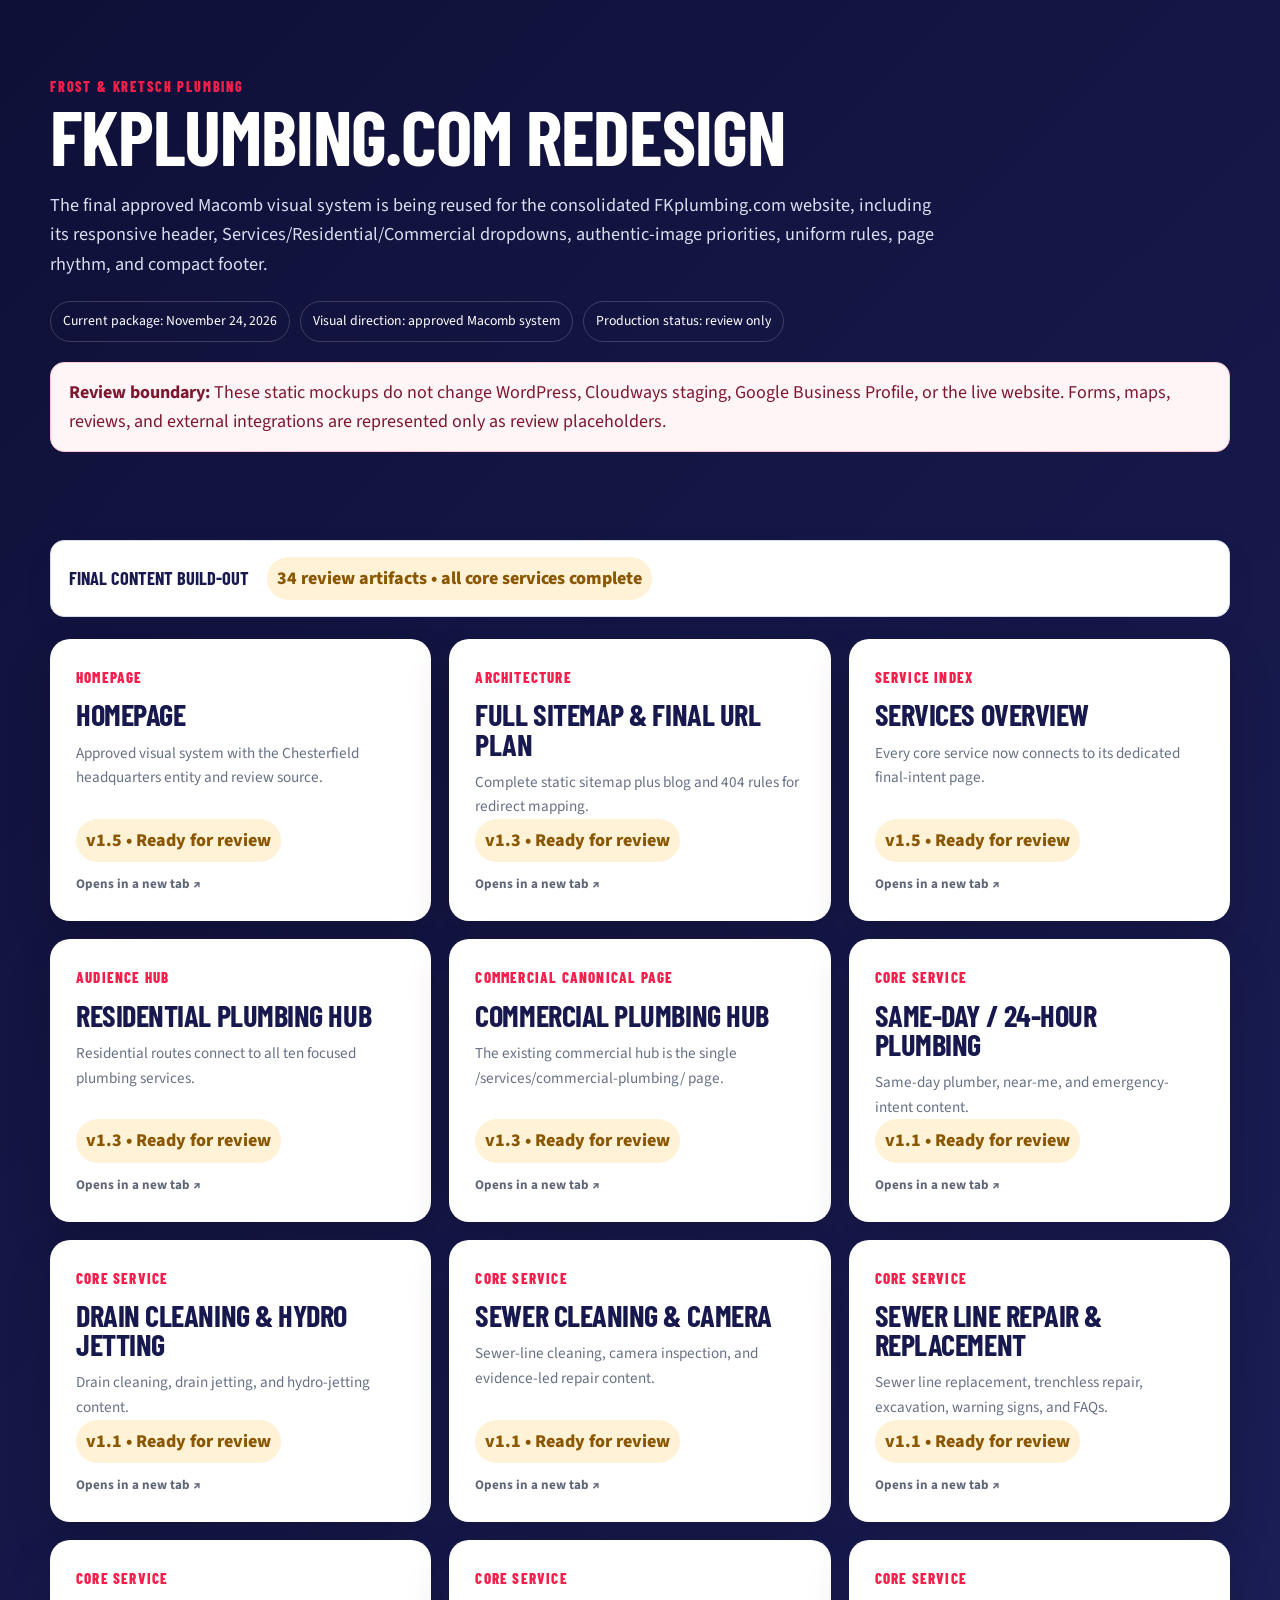
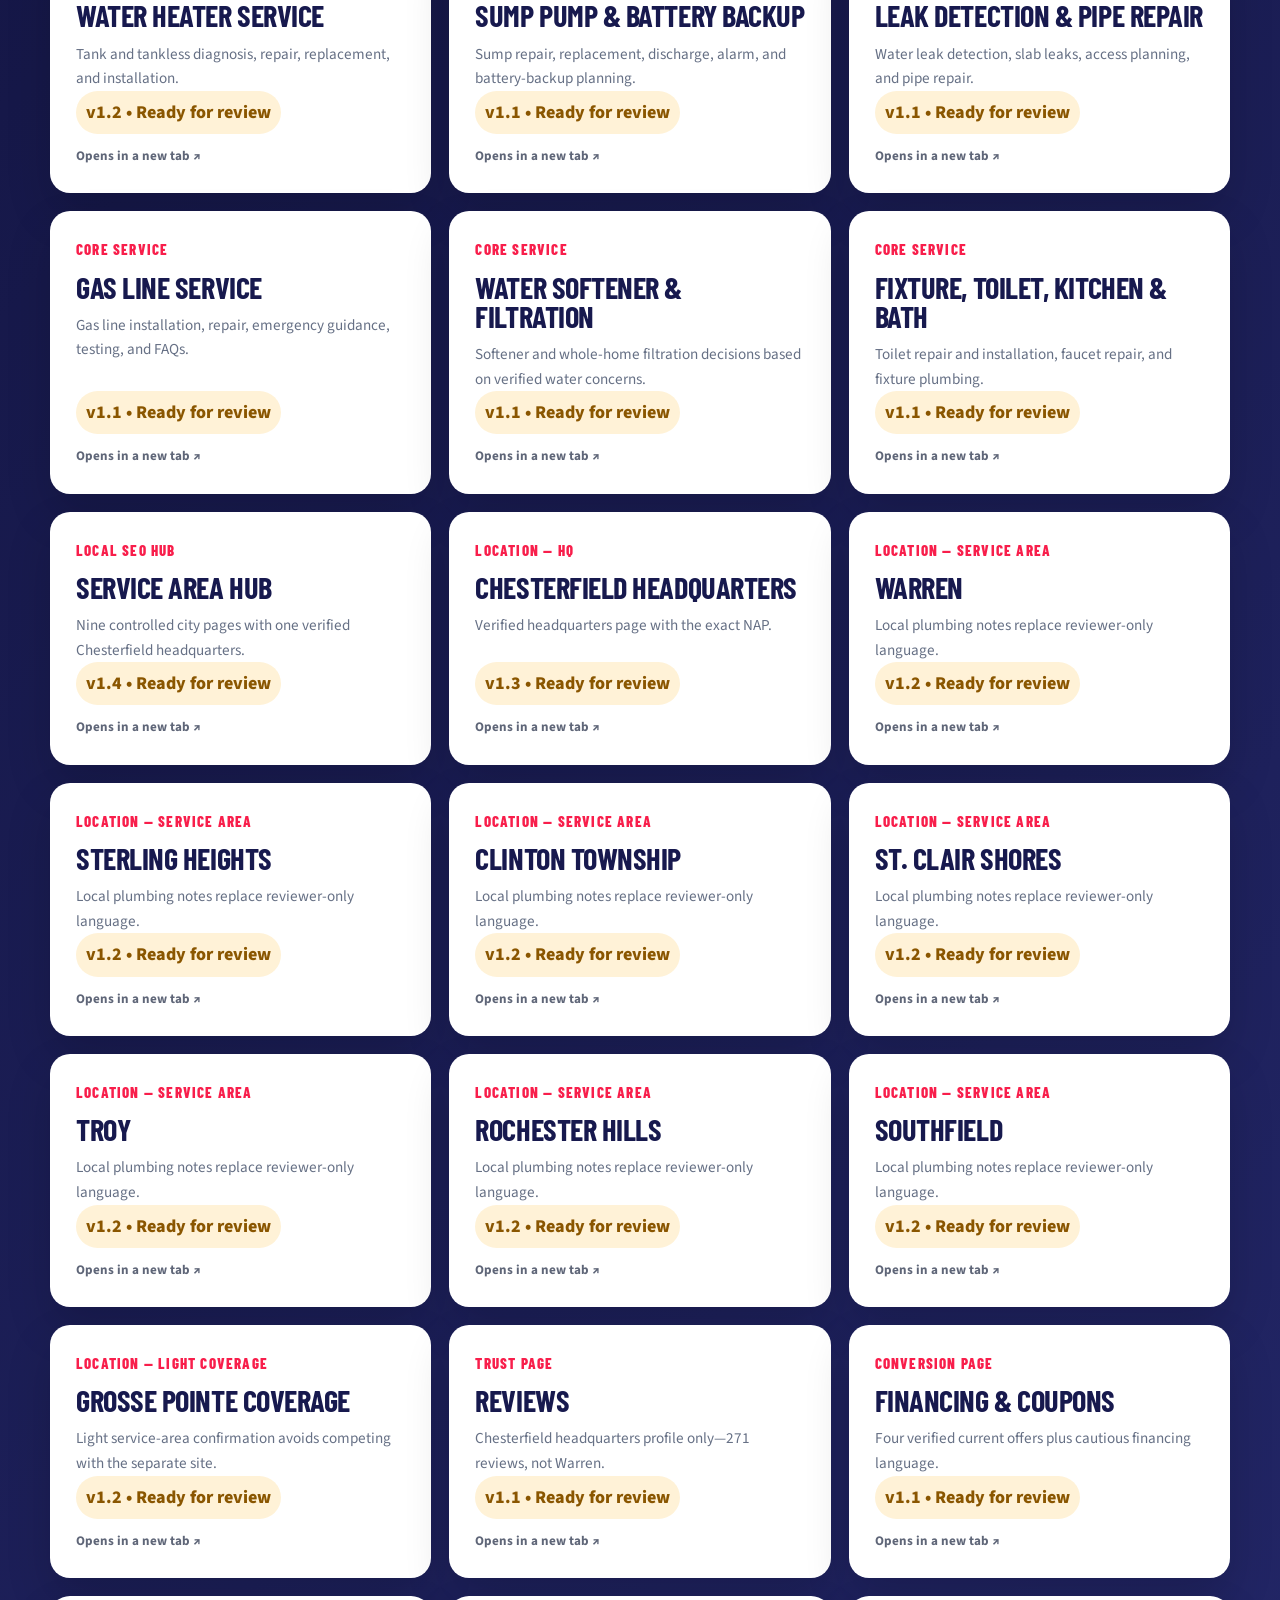
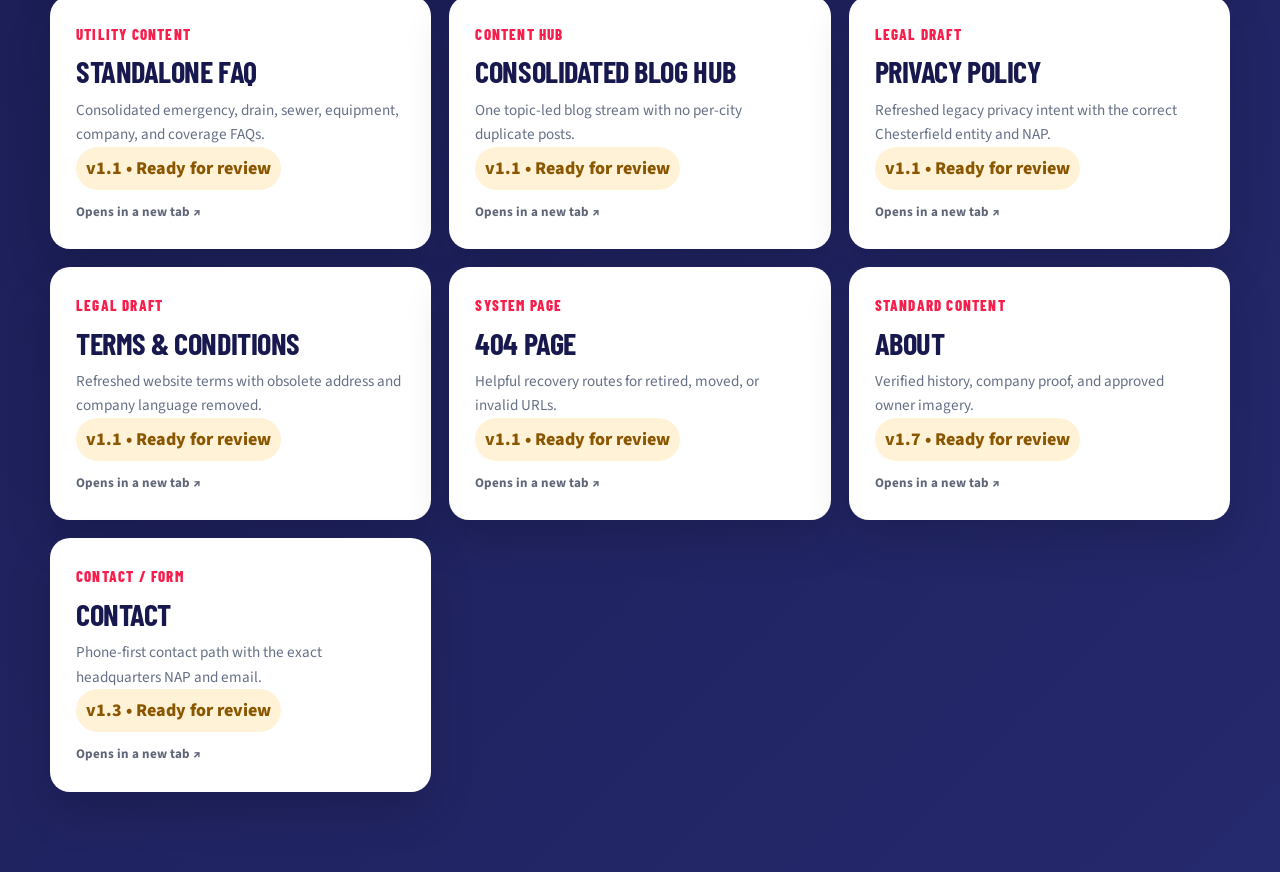
<file: index.html>
<!doctype html>
<html lang="en">
<head>
  <meta charset="utf-8">
  <meta name="viewport" content="width=device-width,initial-scale=1">
  <meta name="robots" content="noindex,nofollow">
  <title>FKplumbing.com Redesign Review</title>
  <link rel="icon" href="assets/images/official-square-icon.png">
  <link rel="stylesheet" href="assets/site.css">
  <link rel="stylesheet" href="assets/site-v12.css">
  <link rel="stylesheet" href="assets/site-v13.css">
  <link rel="stylesheet" href="assets/site-v14.css">
  <link rel="stylesheet" href="assets/site-v15.css">
  <link rel="stylesheet" href="assets/site-v16.css">
  <link rel="stylesheet" href="assets/fk-site.css?v=20261124p">
</head>
<body class="review-shell">
  <main>
    <section class="review-head">
      <div class="wrap">
        <div class="eyebrow">Frost &amp; Kretsch Plumbing</div>
        <h1>FKplumbing.com redesign</h1>
        <p>The final approved Macomb visual system is being reused for the consolidated FKplumbing.com website, including its responsive header, Services/Residential/Commercial dropdowns, authentic-image priorities, uniform rules, page rhythm, and compact footer.</p>
        <div class="review-meta">
          <span>Current package: November 24, 2026</span>
          <span>Visual direction: approved Macomb system</span>
          <span>Production status: review only</span>
        </div>
        <div class="notice"><strong>Review boundary:</strong> These static mockups do not change WordPress, Cloudways staging, Google Business Profile, or the live website. Forms, maps, reviews, and external integrations are represented only as review placeholders.</div>
      </div>
    </section>
    <section class="wrap">
      <div class="review-status-summary"><strong>Final content build-out</strong><span class="status-changed">34 review artifacts • all core services complete</span><span>Final static sitemap + blog consolidation rules</span></div>
      <div class="review-grid" id="review-grid" aria-live="polite"></div>
    </section>
  </main>
  <script src="assets/fk-site.js?v=20261124r"></script>
  <script>renderReviewHubV4();</script>
</body>
</html>
</file>
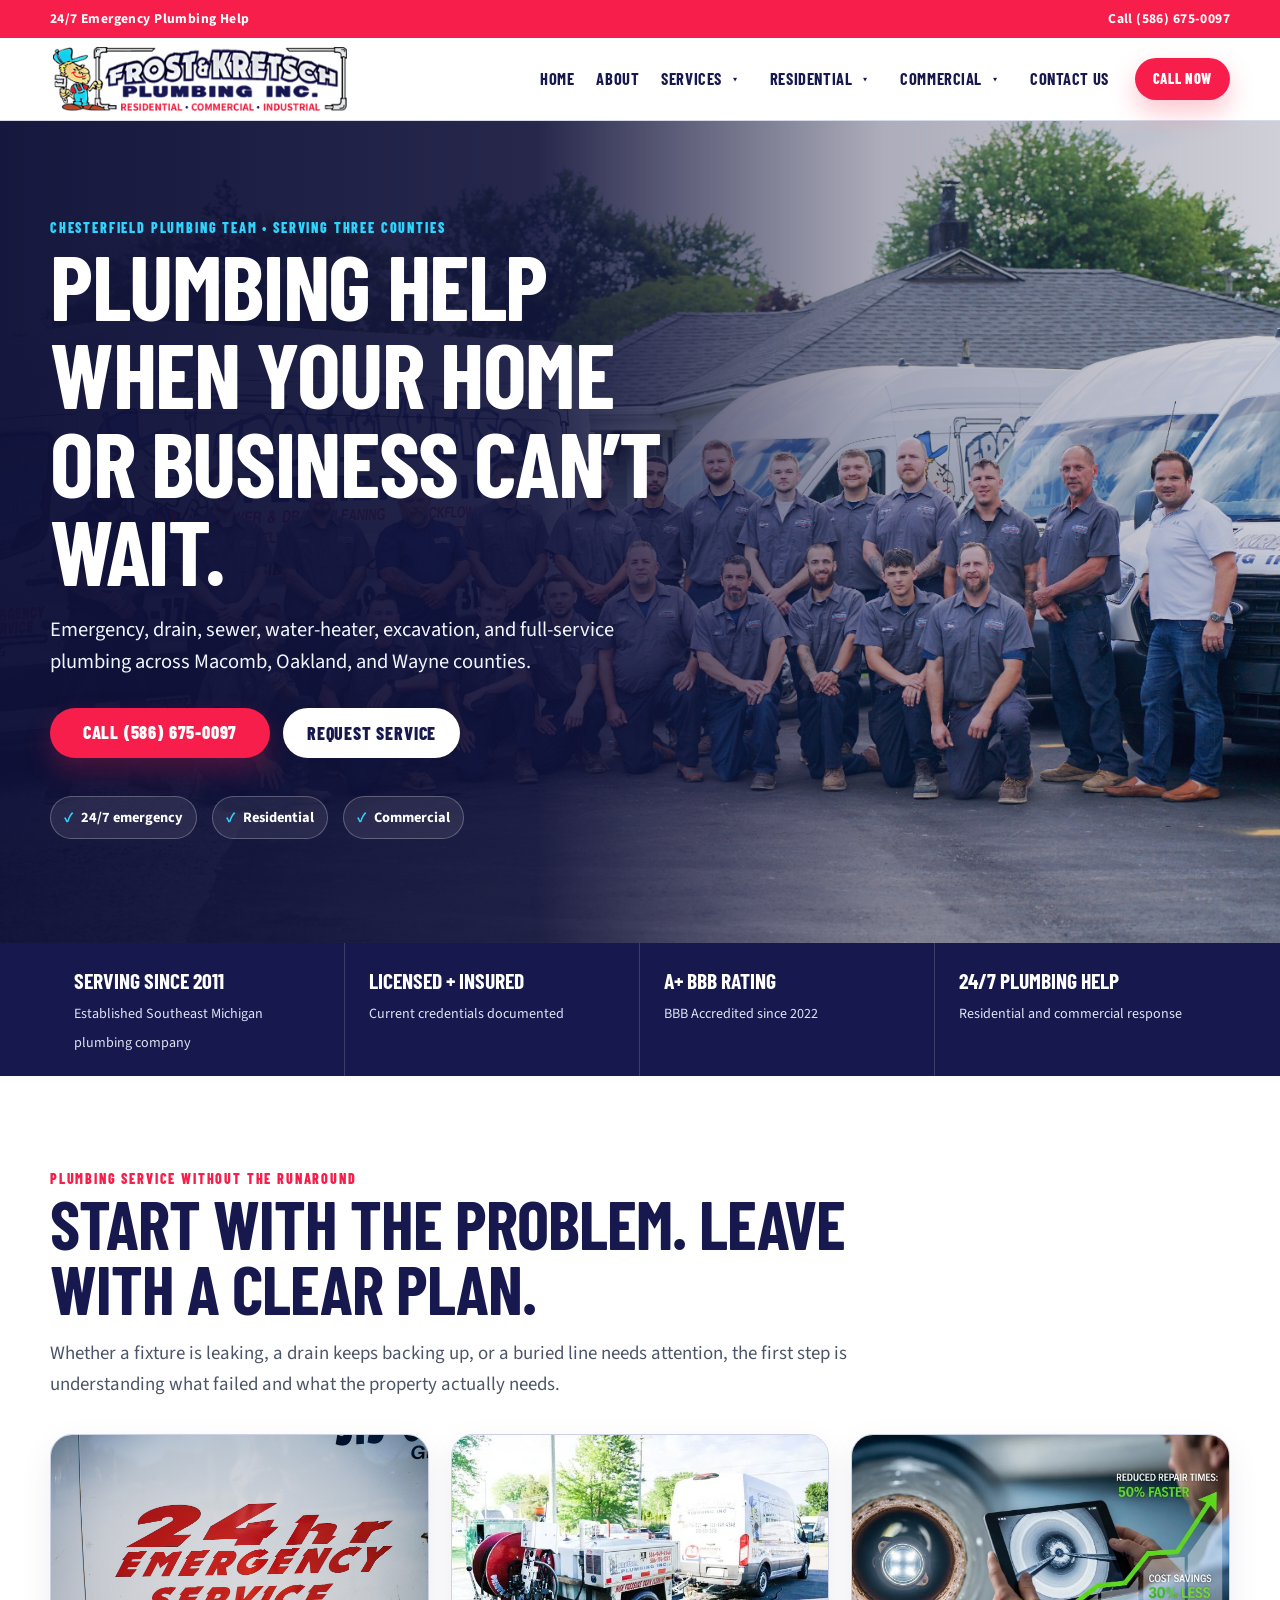
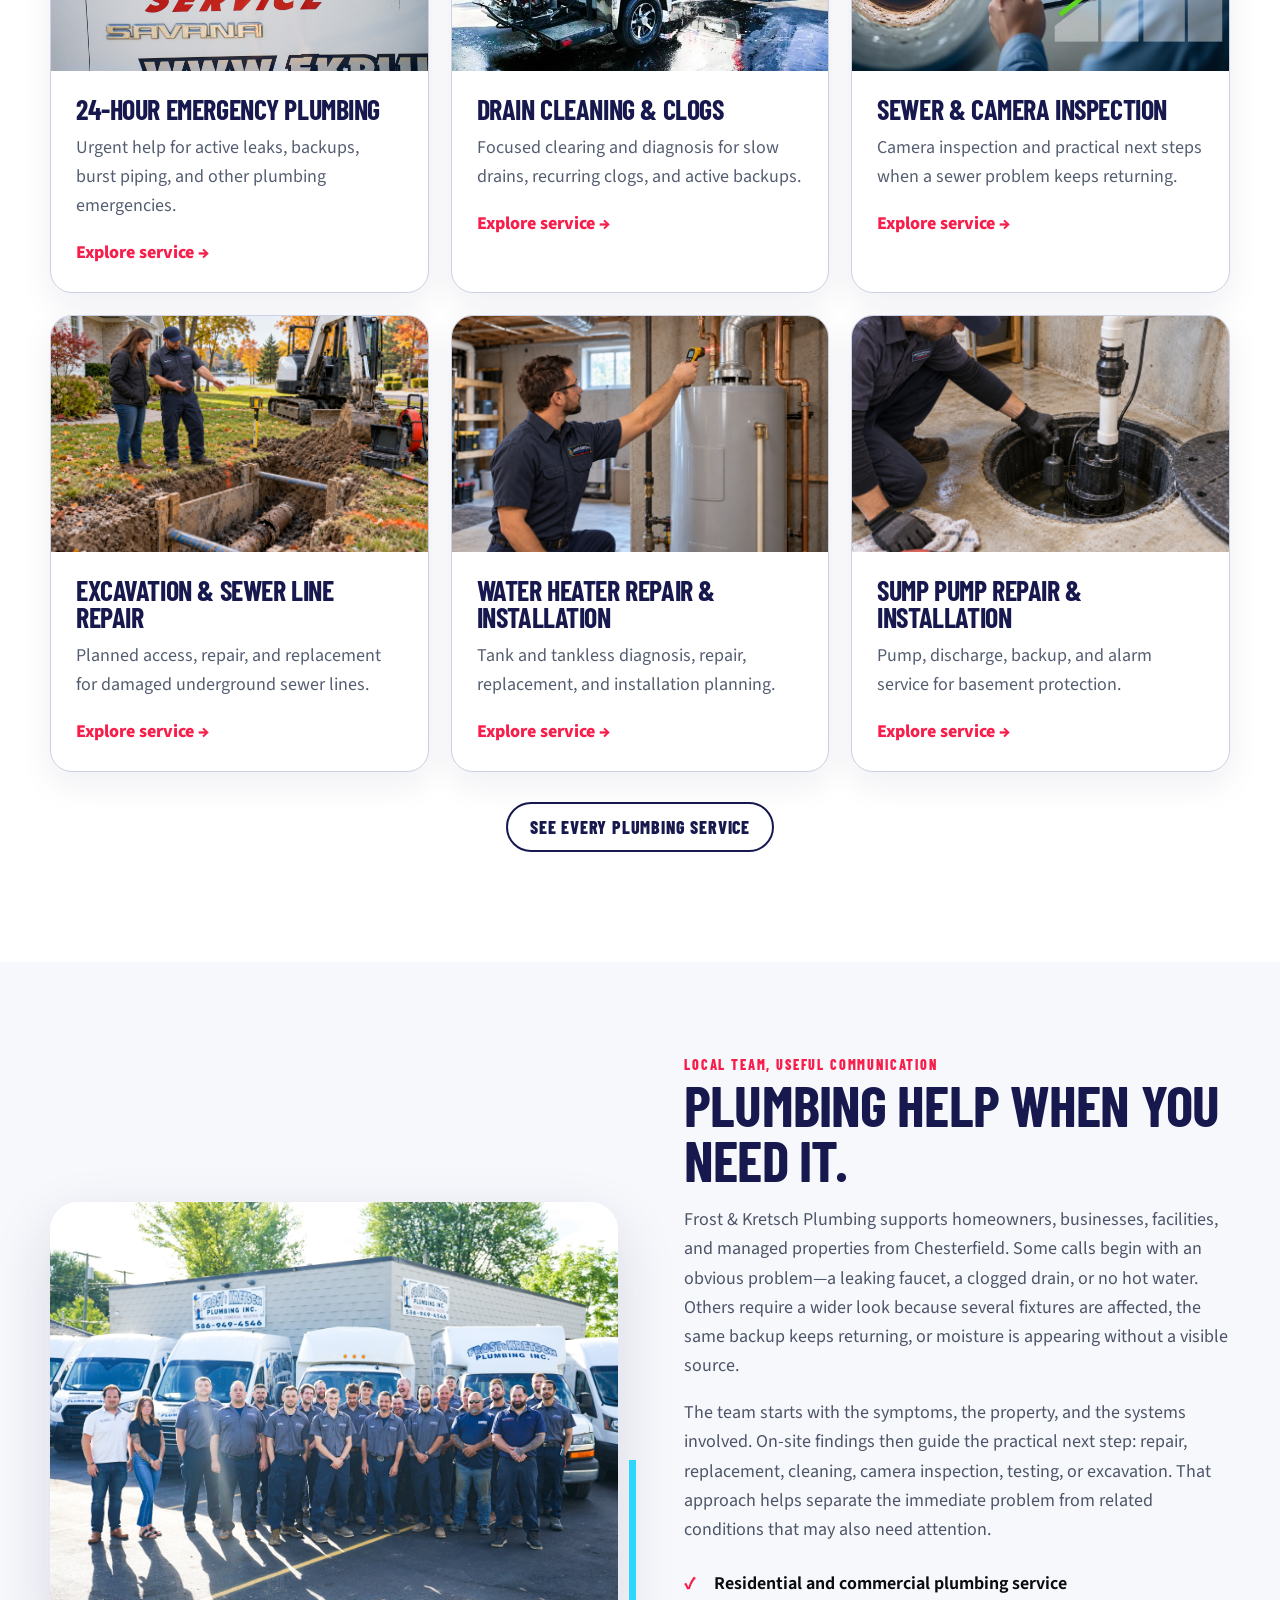
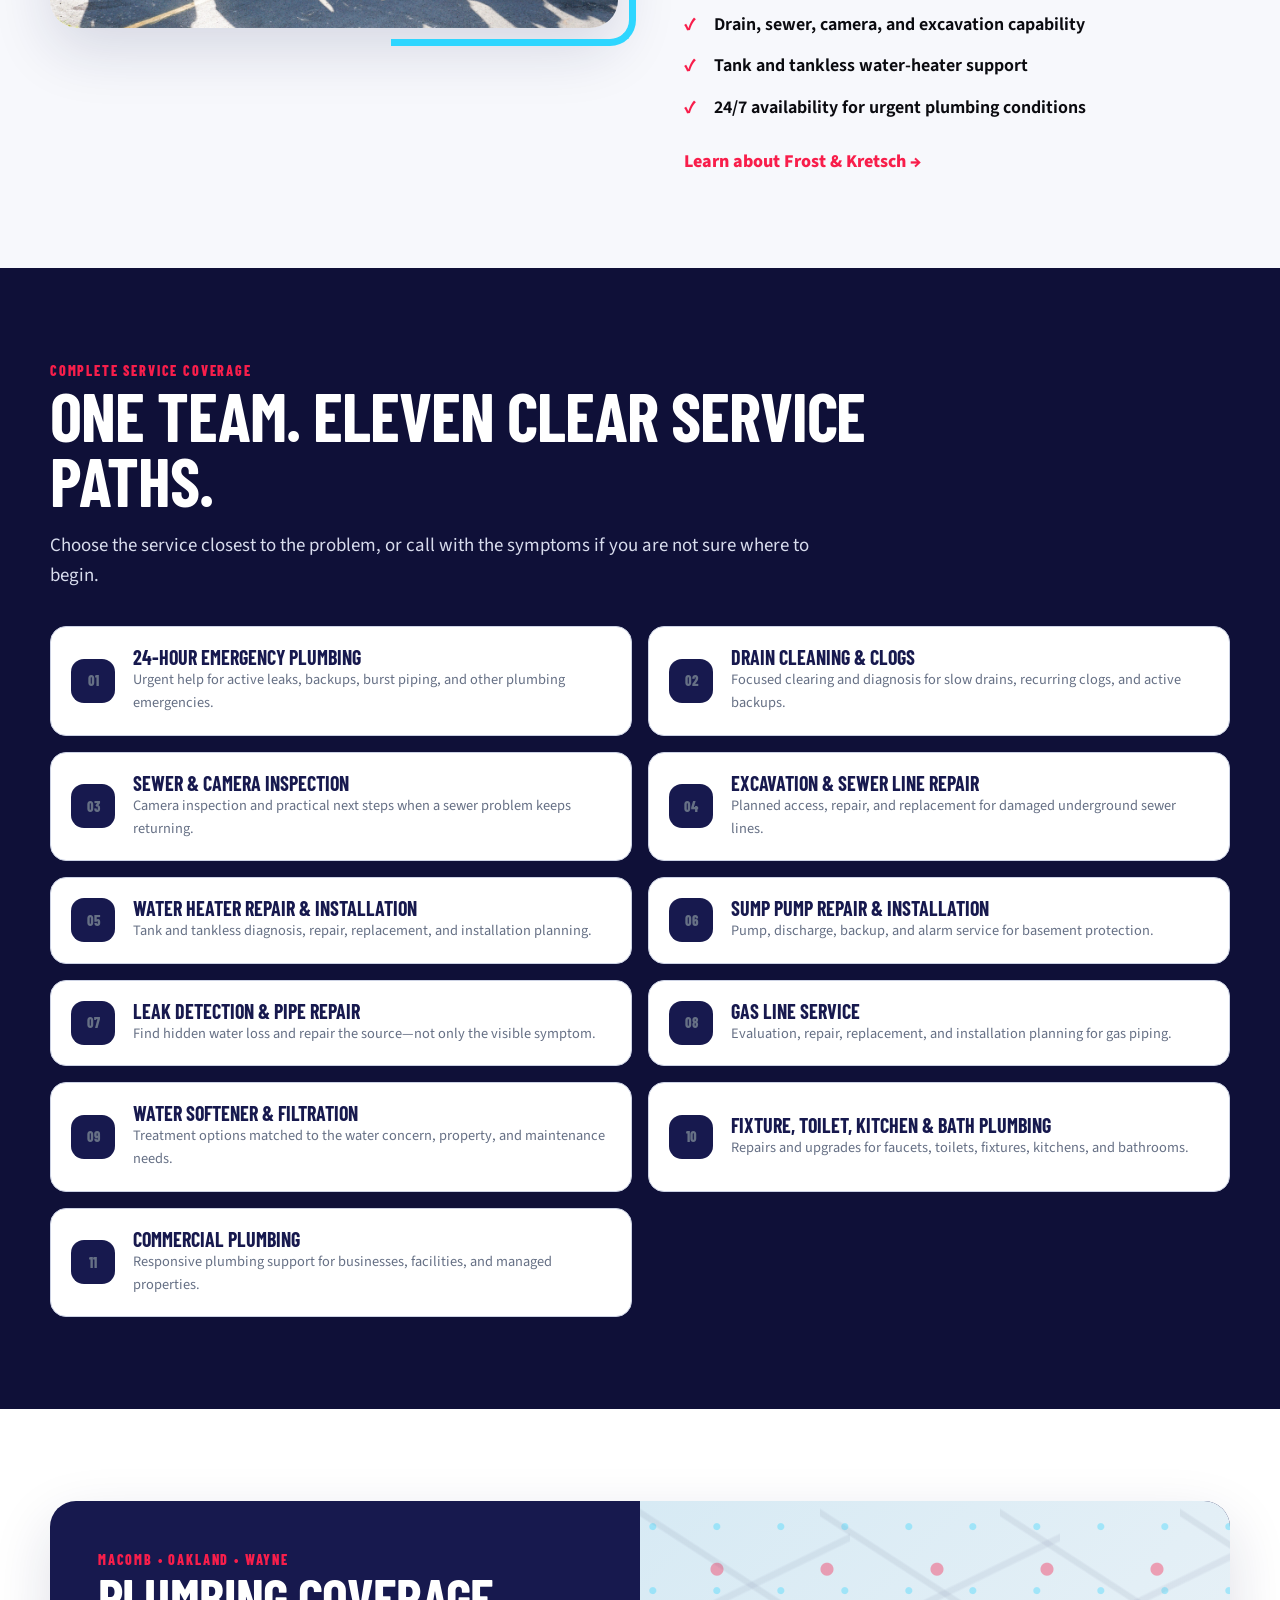
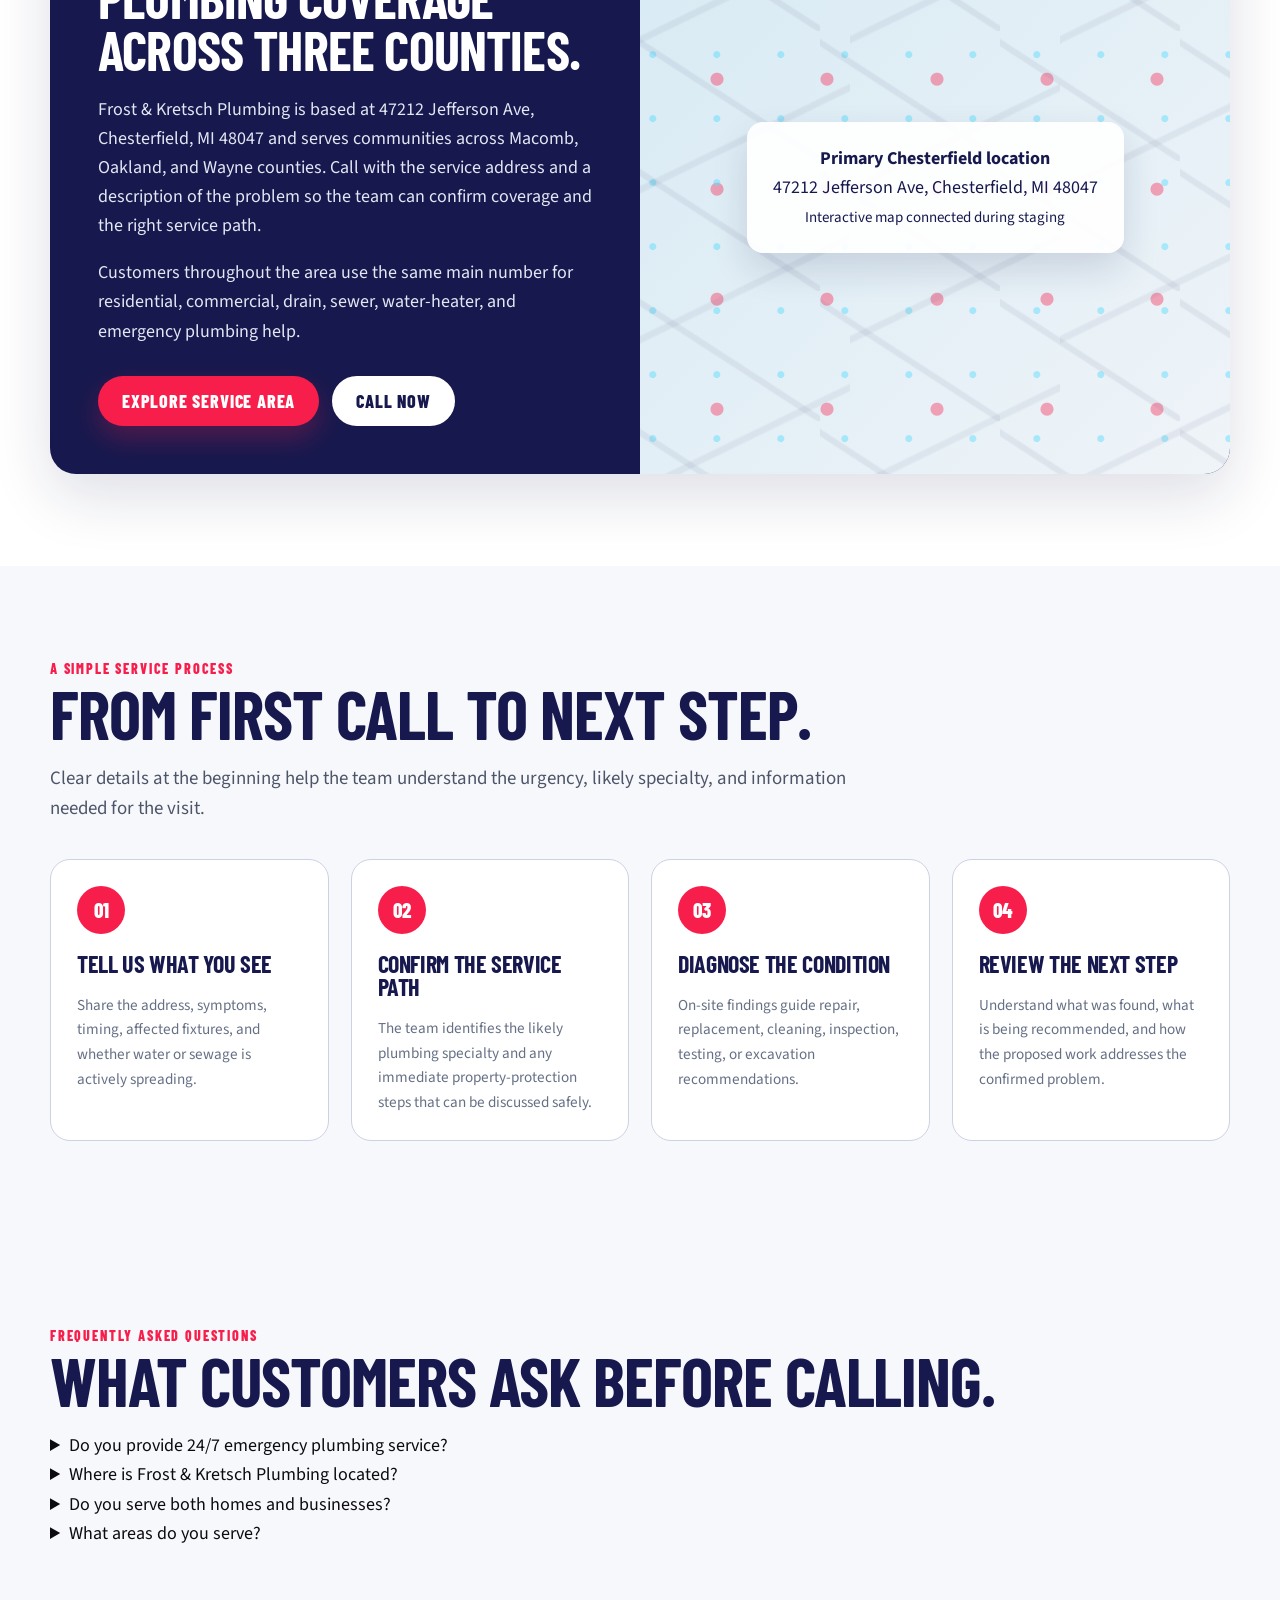
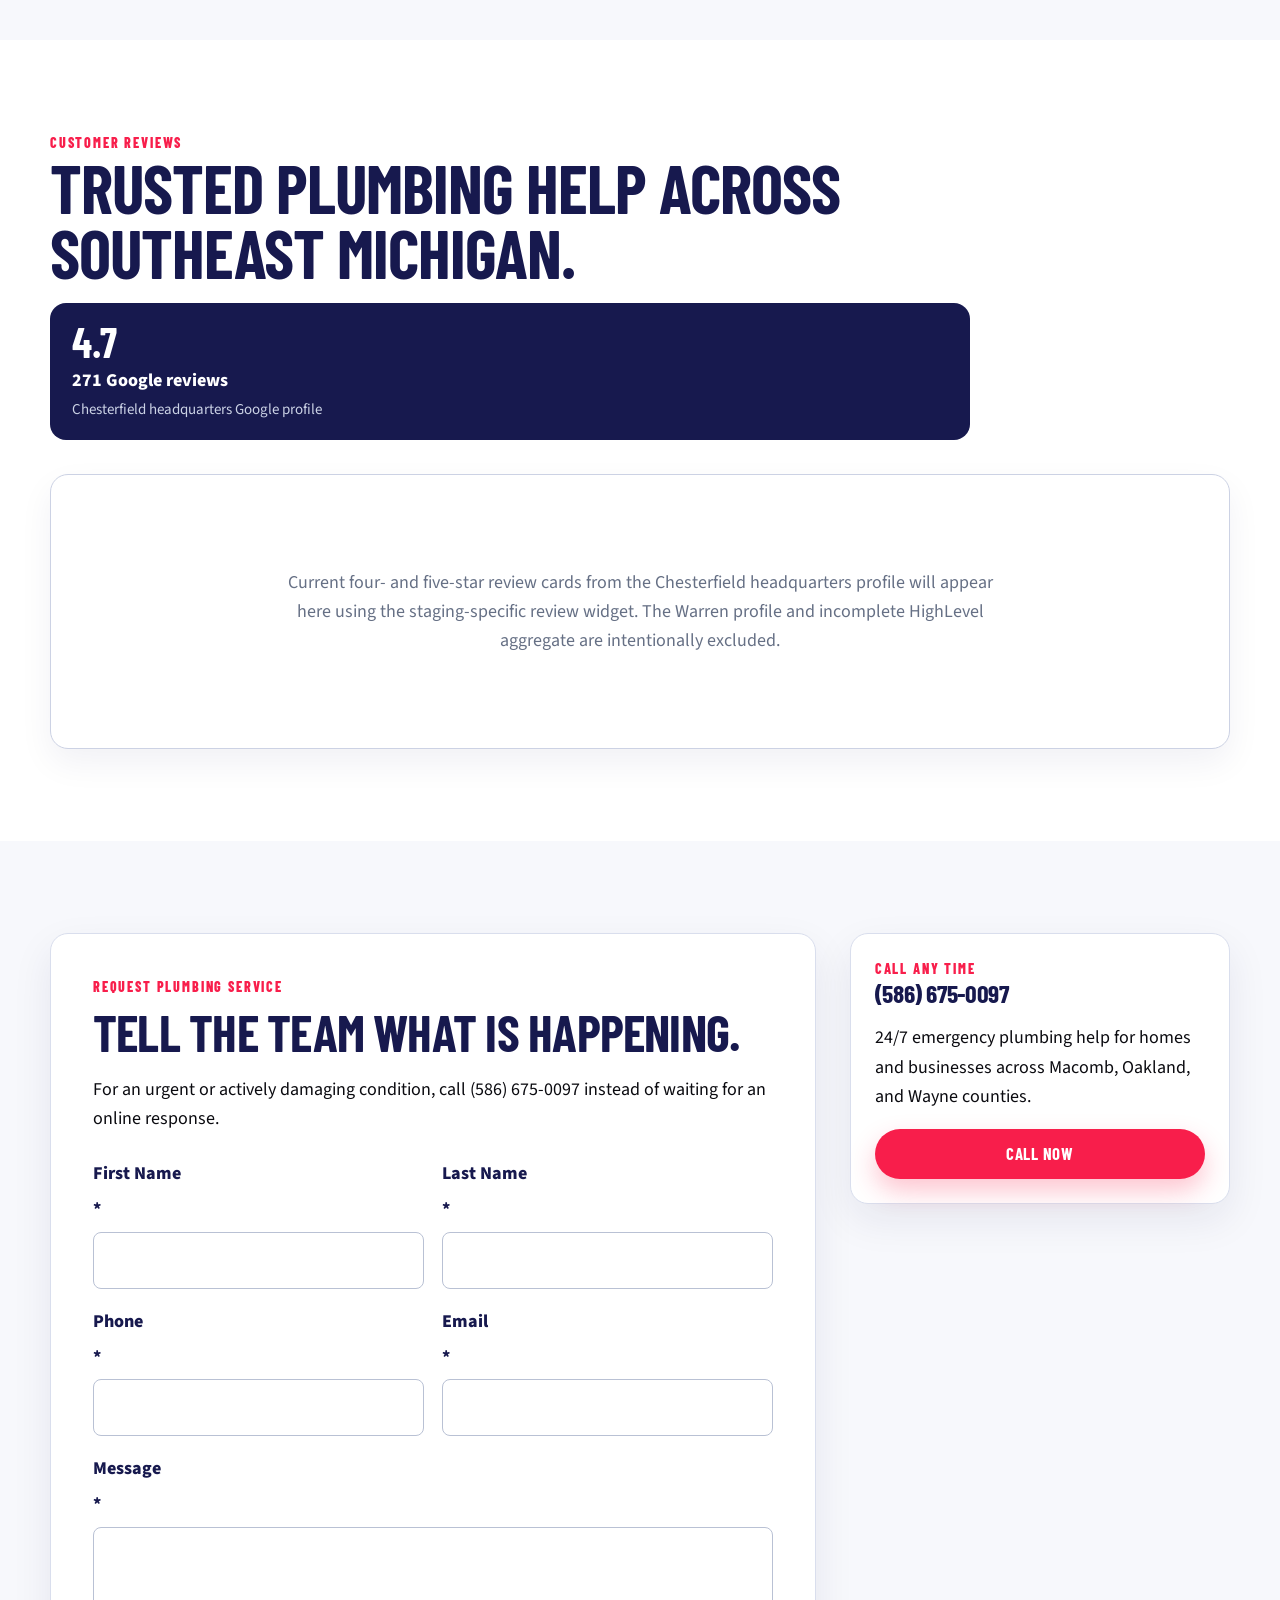
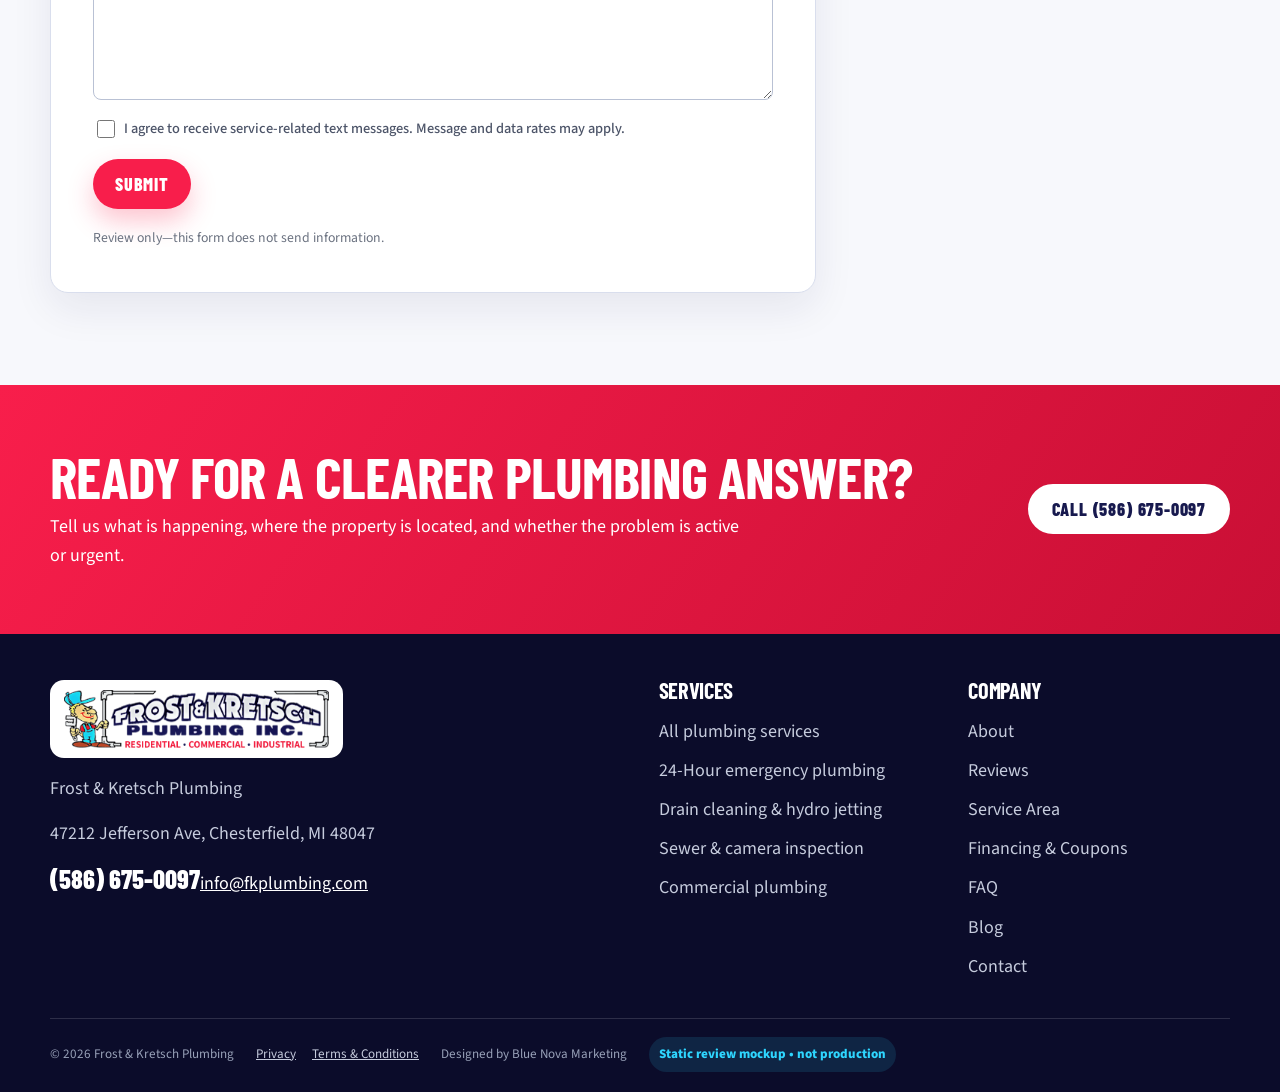
<file: page.html>
<!doctype html>
<html lang="en">
<head>
  <meta charset="utf-8">
  <meta name="viewport" content="width=device-width,initial-scale=1">
  <meta name="robots" content="noindex,nofollow">
  <meta name="description" content="FKplumbing.com redesign mockup for Frost & Kretsch Plumbing.">
  <title>FKplumbing.com Mockup</title>
  <link rel="icon" href="assets/images/official-square-icon.png">
  <link rel="stylesheet" href="assets/site.css">
  <link rel="stylesheet" href="assets/site-v12.css">
  <link rel="stylesheet" href="assets/site-v13.css">
  <link rel="stylesheet" href="assets/site-v14.css">
  <link rel="stylesheet" href="assets/site-v15.css">
  <link rel="stylesheet" href="assets/site-v16.css">
  <link rel="stylesheet" href="assets/fk-site.css?v=20261124p">
</head>
<body>
  <a class="skip" href="#main">Skip to main content</a>
  <div id="app"></div>
  <script src="assets/fk-site.js?v=20261124r"></script>
  <script>renderPage(new URLSearchParams(location.search).get('slug') || 'home');</script>
</body>
</html>
</file>
<file: assets/site.css>
@import url('https://fonts.googleapis.com/css2?family=Barlow+Condensed:wght@500;600;700;800&family=Source+Sans+3:wght@400;500;600;700&display=swap');

:root{
  --navy:#17194e;--navy-2:#0f1038;--red:#f81e4b;--cyan:#2ed6ff;--ink:#0b0b10;
  --muted:#667085;--surface:#f7f8fc;--surface-2:#e8ebf5;--line:#ccd2e4;--white:#fff;
  --display:'Barlow Condensed','Arial Narrow',sans-serif;--body:'Source Sans 3','Segoe UI',sans-serif;
  --radius:22px;--shadow:0 22px 60px rgba(23,25,78,.14);--wrap:min(1180px,calc(100% - 40px));
}
*{box-sizing:border-box}html{scroll-behavior:smooth}body{margin:0;color:var(--ink);font-family:var(--body);font-size:18px;line-height:1.62;background:#fff}img{max-width:100%;display:block}a{color:inherit}button{font:inherit}
.skip{position:absolute;left:-999px}.skip:focus{left:18px;top:12px;z-index:999;background:#fff;padding:10px 14px;border-radius:8px}
.topbar{background:var(--red);color:#fff;font-size:.85rem;font-weight:700;letter-spacing:.03em}.topbar .wrap{display:flex;justify-content:space-between;gap:16px;padding:8px 0}.topbar a{text-decoration:none}
.site-header{position:sticky;top:0;z-index:50;background:rgba(255,255,255,.97);border-bottom:1px solid rgba(204,210,228,.8);backdrop-filter:blur(10px)}
.wrap{width:var(--wrap);margin-inline:auto}.nav{min-height:82px;display:flex;align-items:center;gap:26px}.brand{margin-right:auto}.brand img{width:300px;max-height:64px;object-fit:contain}.nav-links{display:flex;align-items:center;gap:22px}.nav-links a{text-decoration:none;font-family:var(--display);font-size:1.03rem;font-weight:700;text-transform:uppercase;letter-spacing:.035em;color:var(--navy)}.nav-links a:hover,.nav-links a:focus{color:var(--red)}
.menu-btn{display:none;border:0;background:var(--navy);color:#fff;border-radius:10px;padding:9px 12px;font-weight:700}.btn{display:inline-flex;align-items:center;justify-content:center;gap:8px;min-height:50px;padding:12px 22px;border:2px solid transparent;border-radius:999px;text-decoration:none;font-family:var(--display);font-weight:800;text-transform:uppercase;letter-spacing:.045em;line-height:1;transition:.2s}.btn-primary{background:var(--red);color:#fff;box-shadow:0 12px 26px rgba(248,30,75,.26)}.btn-primary:hover{transform:translateY(-2px);background:#df173f}.btn-secondary{background:#fff;color:var(--navy);border-color:#fff}.btn-outline{border-color:var(--navy);color:var(--navy);background:transparent}.btn-small{min-height:42px;padding:10px 16px;font-size:.9rem}
.hero{position:relative;min-height:660px;display:grid;align-items:center;color:#fff;overflow:hidden;background:var(--navy-2)}.hero::before{content:'';position:absolute;inset:0;background-image:linear-gradient(90deg,rgba(15,16,56,.97) 0%,rgba(15,16,56,.9) 42%,rgba(15,16,56,.34) 69%,rgba(15,16,56,.2)),var(--hero);background-size:cover;background-position:center}.hero .wrap{position:relative;padding:96px 0 104px}.hero-content{max-width:650px}.eyebrow{font-family:var(--display);font-weight:800;text-transform:uppercase;letter-spacing:.13em;color:var(--red);font-size:.88rem}.hero .eyebrow{color:var(--cyan)}h1,h2,h3{font-family:var(--display);color:var(--navy);line-height:.96;margin:0 0 18px;text-transform:uppercase;letter-spacing:-.015em}h1{color:#fff;font-size:clamp(3.6rem,7.2vw,6.5rem);max-width:820px}.hero p{font-size:1.28rem;line-height:1.55;max-width:620px;color:#f2f4ff}.hero-actions{display:flex;flex-wrap:wrap;gap:13px;margin-top:30px}.hero-proof{display:flex;flex-wrap:wrap;gap:15px;margin-top:38px}.hero-proof span{display:inline-flex;align-items:center;gap:8px;padding:9px 13px;border:1px solid rgba(255,255,255,.25);border-radius:999px;background:rgba(255,255,255,.08);font-size:.9rem;font-weight:700}.hero-proof span::before{content:'✓';color:var(--cyan)}
.trust-bar{background:var(--navy);color:#fff}.trust-grid{display:grid;grid-template-columns:repeat(4,1fr)}.trust-item{padding:20px 24px;border-right:1px solid rgba(255,255,255,.16)}.trust-item:last-child{border:0}.trust-item b{display:block;font-family:var(--display);font-size:1.35rem;text-transform:uppercase}.trust-item span{font-size:.88rem;color:#dfe3f3}
.section{padding:92px 0}.section-alt{background:var(--surface)}.section-dark{background:var(--navy-2);color:#fff}.section-dark h2,.section-dark h3{color:#fff}.section-dark .lead{color:#d8dced}.section-head{display:grid;grid-template-columns:1fr 1fr;gap:46px;align-items:end;margin-bottom:42px}.section-title{font-size:clamp(2.9rem,5.3vw,5rem)}.lead{font-size:1.18rem;color:#4d5568;margin:0}.section-head .lead{max-width:620px}
.cards{display:grid;grid-template-columns:repeat(3,1fr);gap:22px}.card{position:relative;border:1px solid var(--line);border-radius:var(--radius);background:#fff;overflow:hidden;box-shadow:0 12px 34px rgba(23,25,78,.07)}.card-media{aspect-ratio:16/10;overflow:hidden;background:var(--surface-2)}.card-media img{width:100%;height:100%;object-fit:cover;transition:.35s}.card:hover .card-media img{transform:scale(1.035)}.card-body{padding:25px}.card h3{font-size:1.75rem;margin-bottom:10px}.card p{color:#555e71;margin:0 0 18px}.text-link{color:var(--red);font-weight:800;text-decoration:none}.text-link::after{content:' →'}
.split{display:grid;grid-template-columns:1.02fr .98fr;gap:66px;align-items:center}.split.reverse .split-media{order:2}.split-media{position:relative}.split-media img{width:100%;aspect-ratio:4/3;object-fit:cover;border-radius:28px;box-shadow:var(--shadow)}.split-media::after{content:'';position:absolute;right:-18px;bottom:-18px;width:42%;height:42%;border-right:7px solid var(--cyan);border-bottom:7px solid var(--cyan);border-radius:0 0 26px 0;pointer-events:none}.split-copy h2{font-size:clamp(2.8rem,4.5vw,4.5rem)}.split-copy p{color:#4d5568}.checklist{list-style:none;padding:0;margin:25px 0;display:grid;gap:12px}.checklist li{position:relative;padding-left:30px;font-weight:650}.checklist li::before{content:'✓';position:absolute;left:0;top:0;color:var(--red);font-weight:900}
.service-grid{display:grid;grid-template-columns:repeat(2,1fr);gap:16px}.service-link{display:flex;gap:18px;align-items:center;padding:20px;border:1px solid var(--line);border-radius:16px;background:#fff;text-decoration:none}.service-link:hover{border-color:var(--cyan);box-shadow:0 10px 24px rgba(23,25,78,.08)}.service-icon{display:grid;place-items:center;flex:0 0 44px;width:44px;height:44px;border-radius:13px;background:var(--navy);color:#fff;font-family:var(--display);font-weight:800}.service-link b{display:block;color:var(--navy);font-family:var(--display);font-size:1.25rem;text-transform:uppercase;line-height:1.05}.service-link span{font-size:.9rem;color:var(--muted)}
.stats{display:grid;grid-template-columns:repeat(4,1fr);gap:15px}.stat{padding:28px 22px;border-radius:18px;background:#fff;border:1px solid var(--line);text-align:center}.stat b{display:block;font-family:var(--display);font-size:2.7rem;line-height:1;color:var(--red)}.stat span{font-size:.9rem;color:var(--muted)}
.process{display:grid;grid-template-columns:repeat(4,1fr);gap:22px;counter-reset:step}.step{counter-increment:step;padding:26px;border-radius:20px;background:#fff;border:1px solid var(--line)}.step::before{content:'0' counter(step);display:grid;place-items:center;width:48px;height:48px;margin-bottom:18px;border-radius:50%;background:var(--red);color:#fff;font-family:var(--display);font-size:1.3rem;font-weight:800}.step h3{font-size:1.5rem}.step p{font-size:.95rem;color:var(--muted);margin:0}
.faq{max-width:900px;margin-inline:auto}.faq details{border-bottom:1px solid var(--line);padding:20px 0}.faq summary{cursor:pointer;list-style:none;font-family:var(--display);font-size:1.45rem;font-weight:700;text-transform:uppercase;color:var(--navy);display:flex;justify-content:space-between;gap:20px}.faq summary::after{content:'+';color:var(--red)}.faq details[open] summary::after{content:'–'}.faq p{color:#525b6e;margin:12px 0 0}
.cta{padding:64px 0;background:linear-gradient(125deg,var(--red),#c90f35);color:#fff}.cta .wrap{display:flex;align-items:center;justify-content:space-between;gap:34px}.cta h2{color:#fff;font-size:clamp(2.6rem,4.5vw,4.3rem);margin:0}.cta p{margin:8px 0 0;max-width:700px}.cta .btn{flex:0 0 auto}
.location-panel{display:grid;grid-template-columns:1fr 1fr;gap:0;border-radius:26px;overflow:hidden;background:var(--navy);color:#fff;box-shadow:var(--shadow)}.location-copy{padding:48px}.location-copy h2{color:#fff;font-size:3.4rem}.location-copy p{color:#e3e7f4}.map-card{min-height:420px;background:linear-gradient(135deg,#d7eaf4,#eff4f8);position:relative;display:grid;place-items:center;color:var(--navy);text-align:center;padding:30px}.map-card::before{content:'';position:absolute;inset:0;background-image:radial-gradient(circle at 20% 40%,rgba(46,214,255,.35) 0 2px,transparent 3px),radial-gradient(circle at 70% 62%,rgba(248,30,75,.45) 0 5px,transparent 6px);background-size:64px 64px,110px 110px;opacity:.55}.map-card div{position:relative;background:rgba(255,255,255,.92);padding:20px 24px;border-radius:16px;box-shadow:0 16px 36px rgba(23,25,78,.14)}
.city-grid{display:grid;grid-template-columns:repeat(3,1fr);gap:16px}.city-card{padding:24px;border:1px solid var(--line);border-radius:18px;background:#fff;text-decoration:none}.city-card:hover{border-color:var(--red)}.city-card h3{font-size:1.5rem;margin-bottom:8px}.city-card p{font-size:.94rem;color:var(--muted);margin:0}.city-card .text-link{display:inline-block;margin-top:12px}.city-card-planned{background:#f1f3f9}.city-card-planned>span{display:inline-block;margin-top:12px;color:var(--muted);font-weight:700}
.article-copy{max-width:840px;margin:0 auto}.article-copy h2{font-size:2.6rem;margin-top:48px}.article-copy h3{font-size:1.75rem;margin-top:34px}.article-copy p,.article-copy li{color:#444d60}.article-copy .callout{margin:34px 0;padding:26px;border-left:6px solid var(--red);background:var(--surface);border-radius:0 16px 16px 0;font-size:1.08rem}.content-grid{display:grid;grid-template-columns:minmax(0,1fr) 330px;gap:64px}.sidebar{position:sticky;top:120px;align-self:start}.sidebar-card{padding:25px;border-radius:20px;background:var(--surface);border:1px solid var(--line);margin-bottom:18px}.sidebar-card h3{font-size:1.5rem}.sidebar-card a{display:block;text-decoration:none;color:var(--navy);font-weight:700;padding:7px 0}.sidebar-card a:hover{color:var(--red)}
.site-footer{background:#0b0c2a;color:#fff;padding:64px 0 24px}.footer-grid{display:grid;grid-template-columns:1.4fr .9fr .9fr;gap:60px}.footer-brand img{width:320px;filter:brightness(0) invert(1)}.footer-brand p{color:#c6ccdd;max-width:480px}.footer-col h3{color:#fff;font-size:1.4rem}.footer-col a{display:block;color:#c6ccdd;text-decoration:none;padding:5px 0}.footer-col a:hover{color:var(--cyan)}.footer-bottom{display:flex;justify-content:space-between;gap:20px;margin-top:44px;padding-top:22px;border-top:1px solid rgba(255,255,255,.14);font-size:.85rem;color:#98a1b8}.version-badge{display:inline-flex;padding:6px 10px;border-radius:999px;background:rgba(46,214,255,.12);color:var(--cyan);font-weight:700}
.review-shell{background:linear-gradient(135deg,#0f1038,#25296d);min-height:100vh;color:#fff}.review-head{padding:76px 0 40px}.review-head h1{font-size:clamp(3.2rem,6vw,5.7rem)}.review-head p{max-width:760px;color:#d9def0;font-size:1.14rem}.review-meta{display:flex;flex-wrap:wrap;gap:10px;margin-top:22px}.review-meta span{padding:8px 12px;border:1px solid rgba(255,255,255,.18);border-radius:999px;font-size:.86rem}.review-grid{display:grid;grid-template-columns:repeat(3,1fr);gap:18px;padding-bottom:80px}.review-card{display:flex;flex-direction:column;min-height:220px;padding:26px;border-radius:20px;background:#fff;color:var(--ink);text-decoration:none;box-shadow:0 20px 45px rgba(0,0,0,.16)}.review-card:hover{transform:translateY(-3px)}.review-card small{color:var(--red);font-family:var(--display);font-weight:800;text-transform:uppercase;letter-spacing:.08em}.review-card h2{font-size:1.9rem;margin:11px 0}.review-card p{font-size:.95rem;color:var(--muted);margin:0}.review-card .version-badge{margin-top:auto;align-self:flex-start;background:#e6faff;color:var(--navy)}
.notice{padding:15px 18px;border-radius:14px;background:#fff4f6;border:1px solid #ffc5d0;color:#7d1730;margin:20px 0}.sr-only{position:absolute;width:1px;height:1px;padding:0;margin:-1px;overflow:hidden;clip:rect(0,0,0,0);white-space:nowrap;border:0}
@media(max-width:980px){.nav{position:relative}.nav-links{display:none;position:absolute;left:0;right:0;top:100%;flex-direction:column;align-items:stretch;gap:0;padding:12px 20px 20px;background:#fff;border:1px solid var(--line);border-radius:0 0 18px 18px;box-shadow:0 22px 38px rgba(23,25,78,.16)}.nav-links.open{display:flex}.nav-links a{padding:10px 4px;border-bottom:1px solid var(--surface-2)}.menu-btn{display:block}.brand img{width:240px}.hero{min-height:600px}.section-head,.split,.content-grid{grid-template-columns:1fr}.split.reverse .split-media{order:0}.cards,.review-grid{grid-template-columns:repeat(2,1fr)}.process,.trust-grid,.stats{grid-template-columns:repeat(2,1fr)}.location-panel{grid-template-columns:1fr}.sidebar{position:static}.footer-grid{grid-template-columns:1fr 1fr}.footer-brand{grid-column:1/-1}}
@media(max-width:650px){body{font-size:17px}.topbar .wrap{justify-content:center}.topbar span:last-child{display:none}.nav{min-height:70px}.brand img{width:205px}.hero{min-height:650px}.hero::before{background-image:linear-gradient(90deg,rgba(15,16,56,.97),rgba(15,16,56,.76)),var(--hero);background-position:center}.hero .wrap{padding:75px 0}.hero h1{font-size:3.7rem}.hero p{font-size:1.1rem}.section{padding:68px 0}.section-head{gap:18px}.cards,.review-grid,.service-grid,.city-grid,.process,.trust-grid,.stats{grid-template-columns:1fr}.trust-item{border-right:0;border-bottom:1px solid rgba(255,255,255,.16)}.cta .wrap{display:block}.cta .btn{margin-top:24px}.footer-grid{grid-template-columns:1fr}.footer-brand{grid-column:auto}.footer-bottom{display:block}.footer-bottom span{display:block;margin-top:8px}.location-copy{padding:32px}.location-copy h2{font-size:2.8rem}.split-media::after{right:0;bottom:-12px}.wrap{width:min(100% - 28px,1180px)}}
</file>
<file: assets/site-v12.css>
.topbar .wrap{align-items:center}
.topbar a,.topbar a:hover,.topbar a:focus,.topbar a:visited{color:#fff;text-decoration:none}
.topbar-phone,.phone-cta,.footer-phone{white-space:nowrap}
.btn-primary,.btn-primary:visited{background:var(--red);color:#fff}
.btn-primary:hover,.btn-primary:focus{background:#df173f;color:#fff}
.btn-secondary,.btn-secondary:visited{background:#fff;color:var(--navy);border-color:#fff}
.btn-secondary:hover,.btn-secondary:focus{background:#f3f5fb;color:var(--navy)}
.btn-outline,.btn-outline:visited{color:var(--navy)}
.topbar a::selection,.btn::selection,.footer-phone::selection{background:#fff;color:var(--navy)}
.center-action{text-align:center;margin-top:30px}

@media(min-width:981px){
  .offering-grid .card:nth-child(4):last-child{grid-column:2}
}

.map-card::before{
  background-image:linear-gradient(33deg,transparent 46%,rgba(23,25,78,.09) 47% 49%,transparent 50%),linear-gradient(-26deg,transparent 43%,rgba(23,25,78,.08) 44% 46%,transparent 47%),radial-gradient(circle at 20% 40%,rgba(46,214,255,.5) 0 3px,transparent 4px),radial-gradient(circle at 70% 62%,rgba(248,30,75,.55) 0 6px,transparent 7px);
  background-size:180px 130px,210px 150px,64px 64px,110px 110px;
  opacity:.7
}
.map-card div{padding:22px 26px;background:rgba(255,255,255,.94)}
.map-link{text-decoration:none}
.map-link:hover div,.map-link:focus div{transform:translateY(-2px);box-shadow:0 20px 40px rgba(23,25,78,.2)}
.map-pin{display:grid;place-items:center;width:46px;height:46px;margin:0 auto 12px;border-radius:50%;background:var(--red);color:#fff;box-shadow:0 0 0 9px rgba(248,30,75,.13)}

.site-footer{padding:46px 0 20px}
.footer-main{display:grid;grid-template-columns:minmax(0,1.5fr) .7fr .7fr;gap:48px;align-items:start}
.footer-brand{max-width:520px}
.footer-logo-panel{display:inline-flex;align-items:center;justify-content:center;padding:10px 14px;border-radius:14px;background:#fff}
.footer-brand .footer-logo-panel img{width:265px;max-height:66px;object-fit:contain;filter:none}
.footer-brand p{margin:16px 0 10px}
.footer-phone{display:inline-block;color:#fff;font-family:var(--display);font-size:1.65rem;font-weight:800;text-decoration:none}
.footer-phone:hover,.footer-phone:focus{color:var(--cyan)}
.footer-col h3{margin-bottom:10px}
.footer-legal{display:flex;align-items:center;flex-wrap:wrap;gap:12px 22px;margin-top:32px;padding-top:18px;border-top:1px solid rgba(255,255,255,.14);font-size:.82rem;color:#98a1b8}
.footer-legal a{color:#c6ccdd}
.footer-legal a:hover,.footer-legal a:focus{color:var(--cyan)}
.footer-policy-links{display:flex;gap:16px}

.simple-hero{padding:92px 0 76px;background:linear-gradient(125deg,var(--navy-2),var(--navy));color:#fff}
.simple-hero h1{font-size:clamp(3.6rem,7vw,6.2rem)}
.simple-hero p{max-width:720px;margin:0;color:#e3e7f4;font-size:1.2rem}
.sitemap-grid{display:grid;grid-template-columns:.8fr 1.4fr .8fr;gap:42px}
.sitemap-grid h2{font-size:2.1rem}
.sitemap-list{list-style:none;padding:0;margin:0;display:grid;gap:10px}
.sitemap-list a{color:var(--navy);font-weight:800;text-decoration:none}
.sitemap-list a:hover,.sitemap-list a:focus{color:var(--red)}
.sitemap-services li{padding-bottom:12px;border-bottom:1px solid var(--line)}
.sitemap-services span{display:block;color:var(--muted);font-size:.92rem}
.legal-layout{display:grid;grid-template-columns:minmax(0,1fr) 320px;gap:64px}
.legal-layout .article-copy{margin:0}
.legal-notice{padding:20px 22px;border:1px solid #f2c768;border-left:6px solid #e6a817;border-radius:0 14px 14px 0;background:#fff9e8;color:#66470a}

@media(max-width:980px){
  .legal-layout{grid-template-columns:1fr}
  .footer-main{grid-template-columns:1.2fr .8fr .8fr;gap:32px}
  .sitemap-grid{grid-template-columns:1fr 1fr}
  .sitemap-grid section:nth-child(2){grid-row:span 2}
}

@media(max-width:650px){
  .topbar{font-size:.72rem}
  .topbar .wrap{justify-content:space-between;gap:8px;padding:7px 0}
  .topbar span{display:block;line-height:1.2}
  .nav{gap:10px}
  .nav-phone{display:none}
  .brand img{width:195px}
  .hero-actions .btn{width:100%}
  .footer-main{grid-template-columns:1fr 1fr;gap:24px 18px}
  .footer-brand{grid-column:1/-1;max-width:none}
  .footer-logo-panel{padding:8px 10px}
  .footer-brand .footer-logo-panel img{width:235px}
  .footer-legal{display:grid;gap:10px;margin-top:26px}
  .footer-policy-links{flex-wrap:wrap}
  .sitemap-grid{grid-template-columns:1fr}
  .sitemap-grid section:nth-child(2){grid-row:auto}
  .simple-hero{padding:68px 0 58px}
}
</file>
<file: assets/site-v13.css>
/* v1.3 visual-balance refinements */

@media(min-width:981px){
  .cards>.card:nth-child(10):last-child,
  .city-grid>.city-card:nth-child(10):last-child{grid-column:2}
}

@media(max-width:980px) and (min-width:651px){
  .city-grid{grid-template-columns:repeat(2,1fr)}
}

@media(max-width:650px){
  .city-grid{grid-template-columns:1fr}
}
</file>
<file: assets/site-v14.css>
/* v1.4 client-review refinements */

.hero::before{background-position:var(--hero-position,center)}

.section-head{
  display:block;
  max-width:920px;
  margin-bottom:34px;
}
.section-head .section-title{max-width:900px}
.section-head .lead{max-width:800px;margin-top:12px}

.offering-grid{
  grid-template-columns:repeat(4,minmax(0,1fr));
  gap:16px;
}
.offering-grid .card:nth-child(4):last-child{grid-column:auto}
.offering-grid .card-body{padding:21px}
.offering-grid .card h3{font-size:1.42rem;line-height:1.02}

.city-grid{grid-template-columns:repeat(2,minmax(0,1fr))}

.phone-cta,
.phone-cta:visited,
.phone-cta:hover,
.phone-cta:focus{
  min-width:220px;
  color:#fff!important;
  justify-content:center;
  text-align:center;
  line-height:1.15;
}
.sidebar-card a.btn,
.sidebar-card a.btn:visited,
.sidebar-card a.btn:hover,
.sidebar-card a.btn:focus{
  display:flex;
  width:100%;
  min-width:0;
  align-items:center;
  justify-content:center;
  padding:13px 16px;
  color:#fff!important;
  background:var(--red);
  font-size:1.05rem;
  line-height:1.15;
  text-align:center;
}
.sidebar-card a.btn:hover,
.sidebar-card a.btn:focus{background:#df173f}

@media(max-width:1100px) and (min-width:651px){
  .offering-grid{grid-template-columns:repeat(2,minmax(0,1fr))}
}

@media(max-width:650px){
  .section-head{margin-bottom:28px}
  .section-head .section-title{font-size:clamp(2.55rem,13vw,3.6rem)}
  .offering-grid,.city-grid{grid-template-columns:1fr}
  .hero::before{background-position:var(--hero-position,center)}
}
</file>
<file: assets/site-v15.css>
.review-status-summary{display:flex;flex-wrap:wrap;align-items:center;gap:10px;margin:28px 0 22px;padding:16px 18px;border:1px solid #d9deed;border-radius:14px;background:#fff;box-shadow:0 10px 28px rgba(23,25,78,.08)}
.review-status-summary strong{margin-right:8px;color:var(--navy);font-family:var(--display);font-size:1.15rem;text-transform:uppercase}
.review-status-summary span,.version-badge{display:inline-flex;align-items:center;border-radius:999px;padding:7px 10px;font-weight:800}
.status-approved{background:#e7f7ee!important;color:#176c43!important}
.status-changed{background:#fff2d7!important;color:#8a5600!important}
.status-new{background:#e6f5ff!important;color:#075a86!important}
.status-pending{background:#edf0f6!important;color:#4d5568!important}
.review-card.review-approved{border-color:#9bd8b7}
.review-card.review-changed{border-color:#f0c15e}
.review-card.review-new{border-color:#85cbea}
.review-card.review-pending{border-color:#c7cddd}
.new-tab-note{display:block;margin-top:11px;color:#677087;font-size:.82rem;font-weight:700}
@media(max-width:650px){.review-status-summary{align-items:flex-start;flex-direction:column}.review-status-summary strong{margin-bottom:2px}}
</file>
<file: assets/site-v16.css>
/* v1.6 contact form and review refinements. */
.contact-layout{display:grid;grid-template-columns:minmax(0,1.45fr) minmax(300px,.72fr);gap:34px;align-items:start}
.contact-form-panel,.contact-sidebar .sidebar-card,.contact-sidebar .map-card{border:1px solid #d9deed;border-radius:18px;background:#fff;box-shadow:0 16px 40px rgba(23,25,78,.08)}
.contact-form-panel{padding:clamp(24px,4vw,42px)}
.contact-form-panel h2{margin:8px 0 10px;color:var(--navy);font-family:var(--display);font-size:clamp(2rem,4vw,3.2rem);line-height:.98;text-transform:uppercase}
.contact-form{display:grid;gap:18px;margin-top:26px}
.field-grid{display:grid;grid-template-columns:repeat(2,minmax(0,1fr));gap:18px}
.contact-form label{display:grid;gap:7px;color:var(--navy);font-weight:800}
.contact-form input:not([type="checkbox"]),.contact-form textarea{width:100%;border:1px solid #b9c1d4;border-radius:8px;background:#fff;padding:13px 14px;color:#1c2130;font:inherit;box-sizing:border-box}
.contact-form input:focus,.contact-form textarea:focus{outline:3px solid rgba(23,93,174,.2);border-color:#175dae}
.contact-form textarea{resize:vertical;min-height:145px}
.contact-form .consent-field{display:grid;grid-template-columns:20px 1fr;gap:11px;align-items:start;color:#4c5468;font-size:.9rem;font-weight:500;line-height:1.5}
.consent-field input{width:18px;height:18px;margin-top:3px}
.contact-form .btn{justify-self:start;border:0;cursor:pointer}
.form-note{margin:0;color:#6b7280;font-size:.86rem}
.contact-sidebar{display:grid;gap:22px}
.contact-sidebar .sidebar-card,.contact-sidebar .map-card{padding:24px}
.contact-sidebar .sidebar-card h2{font-size:1.6rem}
@media(max-width:980px){.contact-layout{grid-template-columns:1fr}.contact-sidebar{grid-template-columns:repeat(2,minmax(0,1fr))}}
@media(max-width:650px){.field-grid,.contact-sidebar{grid-template-columns:1fr}.contact-form-panel{padding:22px 18px}}
</file>
<file: assets/fk-site.css>
.review-shell .review-head p{max-width:900px}
.review-card .new-tab-note{display:block;margin-top:12px;color:#5f6678;font-size:.82rem}
.architecture-grid{display:grid;grid-template-columns:repeat(2,minmax(0,1fr));gap:24px}
.architecture-card{border:1px solid #d9deed;border-radius:18px;background:#fff;padding:26px;box-shadow:0 14px 34px rgba(23,25,78,.06)}
.architecture-card h2{margin-top:0;color:var(--navy)}
.architecture-card ul{margin:0;padding-left:20px}
.architecture-card li+li{margin-top:8px}
.url-list{font-family:ui-monospace,SFMono-Regular,Consolas,monospace;font-size:.88rem;overflow-wrap:anywhere}
.county-grid{display:grid;grid-template-columns:repeat(3,minmax(0,1fr));gap:20px}
.principle-grid{display:grid;grid-template-columns:repeat(3,minmax(0,1fr));gap:22px}
.principle-card{padding:26px;border:1px solid var(--line);border-radius:var(--radius);background:#fff;box-shadow:0 12px 34px rgba(23,25,78,.07)}
.principle-card h3{font-size:1.7rem;margin-bottom:10px}
.principle-card p{color:#555e71;margin:0}
.county-card{border:1px solid #d9deed;border-radius:16px;background:#fff;padding:24px}
.county-card h3{margin-top:0;color:var(--navy)}
.county-card p:last-child{margin-bottom:0}
.template-note{border-left:5px solid var(--cyan);background:#f1f8ff;padding:18px 20px;margin:24px 0}
@media(max-width:850px){.architecture-grid,.county-grid,.principle-grid{grid-template-columns:1fr}}

/* Final approved Macomb navigation pattern, adapted to the FK service architecture. */
.screen-reader-text{position:absolute;width:1px;height:1px;padding:0;margin:-1px;overflow:hidden;clip:rect(0,0,0,0);white-space:nowrap;border:0}
.nav-item{position:relative;display:flex;align-items:center}
.submenu-toggle{display:grid;place-items:center;width:26px;height:32px;margin-left:0;border:0;background:transparent;color:var(--navy);cursor:pointer;font-size:.85rem}
.submenu-toggle:hover,.submenu-toggle:focus-visible{color:var(--red)}
.nav-submenu{display:none;position:absolute;z-index:60;top:100%;left:-18px;width:330px;max-height:min(70vh,620px);overflow:auto;padding:12px;border:1px solid var(--line);border-radius:16px;background:#fff;box-shadow:0 20px 44px rgba(23,25,78,.18)}
.nav-submenu a{display:block;padding:10px 12px;border-radius:9px;font-size:.84rem;line-height:1.2}
.nav-submenu a:hover,.nav-submenu a:focus{background:var(--surface-2)}
.nav-submenu--commercial{left:auto;right:-18px}
.review-summary{display:grid;gap:3px;min-width:220px;padding:18px 22px;border-radius:16px;background:var(--navy);color:#fff}
.review-summary strong{font-family:var(--display);font-size:2.6rem;line-height:1}
.review-summary span{font-weight:800}
.review-summary small{color:#cbd2e5}
.review-placeholder{min-height:275px;display:grid;place-items:center;padding:30px;border:1px solid var(--line);border-radius:18px;background:#fff;box-shadow:0 14px 34px rgba(23,25,78,.06);text-align:center;color:var(--muted)}
.review-placeholder p{max-width:720px;margin:0}
.consent-field{display:grid!important;grid-template-columns:auto 1fr;align-items:start;gap:10px;font-size:.88rem;font-weight:500!important}
.consent-field input{width:18px!important;height:18px;margin-top:2px}

@media(min-width:981px){
  .nav-item:hover>.nav-submenu,.nav-item:focus-within>.nav-submenu,.nav-item.submenu-open>.nav-submenu{display:grid}
}

@media(min-width:981px) and (max-width:1220px){
  .nav{gap:12px}
  .brand img{width:235px}
  .nav-links{gap:9px}
  .nav-links a{font-size:.88rem}
  .submenu-toggle{width:20px}
  .nav-phone{padding-inline:13px;font-size:.82rem}
}

@media(max-width:980px){
  .nav-item{display:grid;grid-template-columns:1fr auto;border-bottom:1px solid var(--surface-2)}
  .nav-item>a{padding:10px 4px}
  .submenu-toggle{width:42px;height:42px;margin:0}
  .nav-item.submenu-open>.submenu-toggle{transform:rotate(180deg)}
  .nav-submenu{position:static;grid-column:1/-1;width:auto;max-height:none;overflow:visible;padding:4px 0 10px 14px;border:0;border-left:3px solid var(--red);border-radius:0;background:transparent;box-shadow:none}
  .nav-item.submenu-open>.nav-submenu{display:grid}
  .nav-submenu a{padding:8px 10px;border:0;font-size:.84rem}
  .review-summary{min-width:0}
}

@media(max-width:650px){
  .review-placeholder{min-height:320px}
}

.split-media .owner-team-photo img,.split-media.owner-team-photo img{aspect-ratio:2/3;object-fit:cover;object-position:center}
</file>
